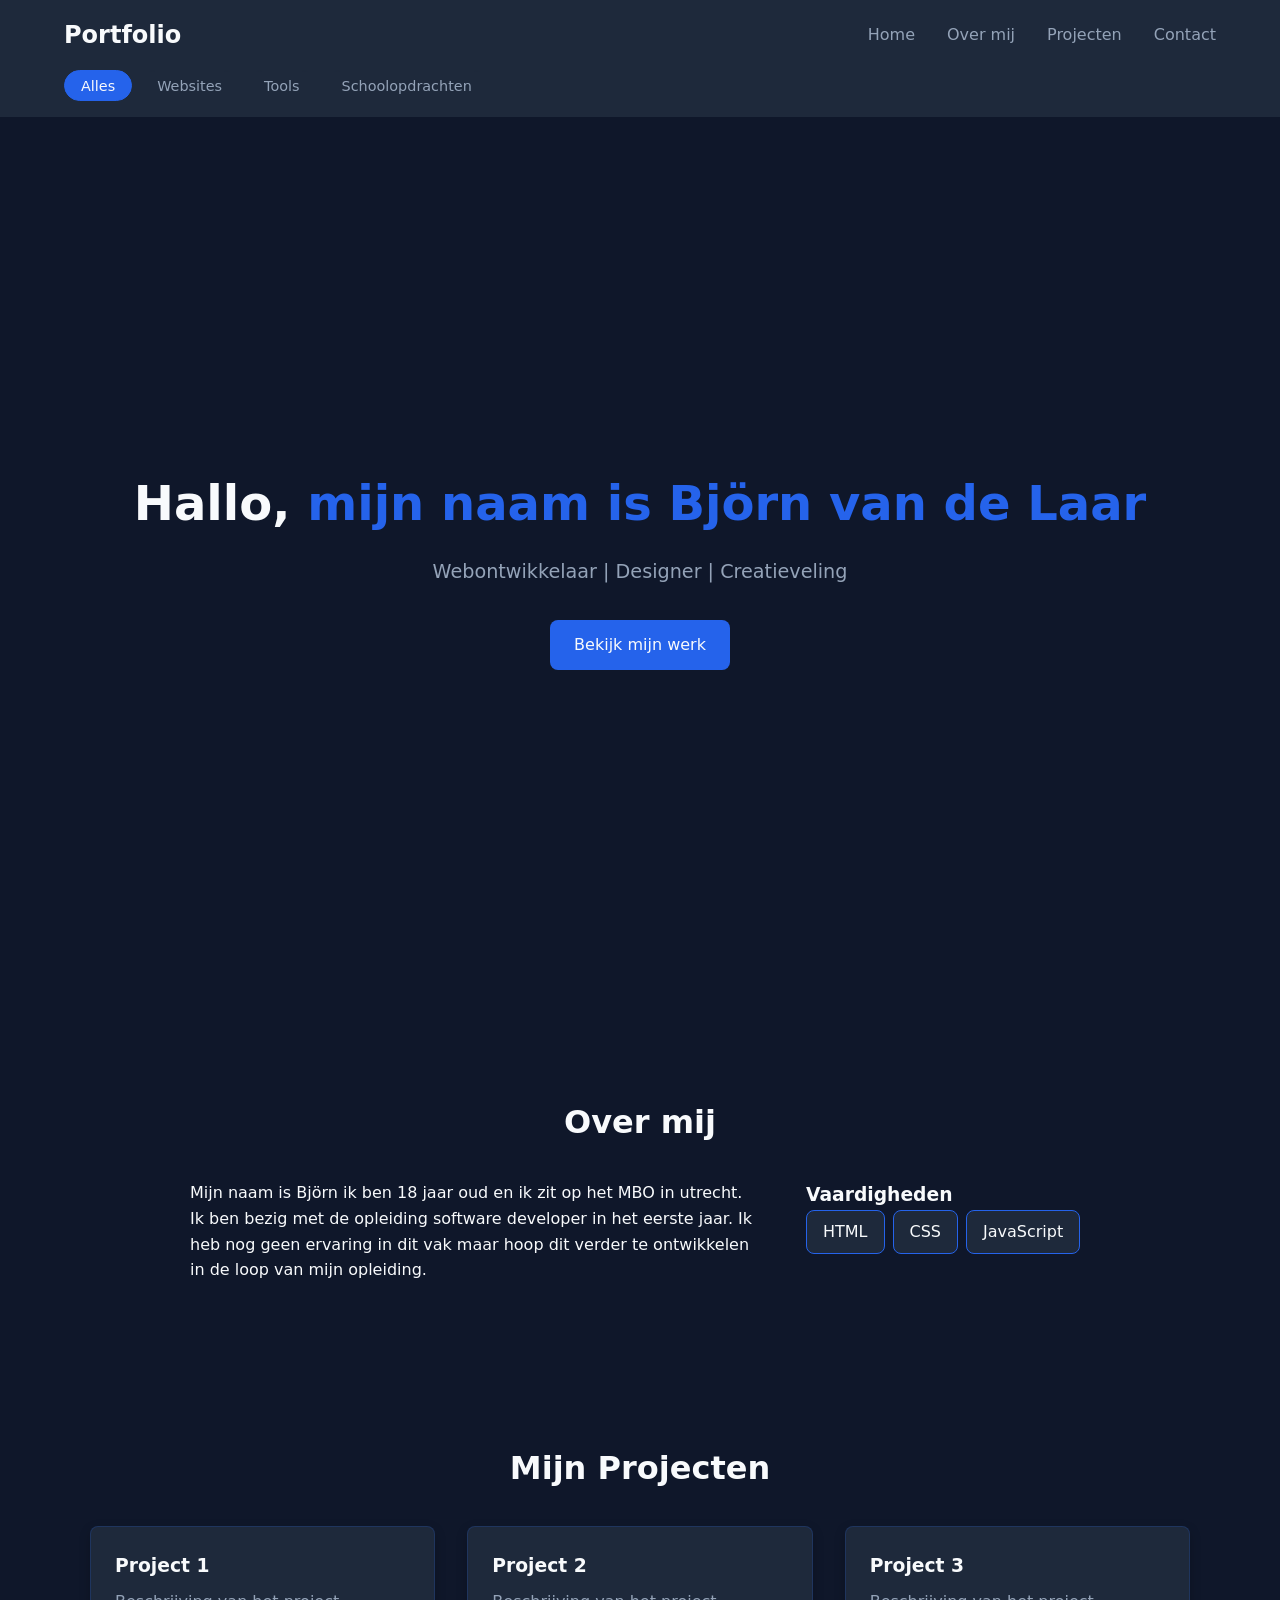
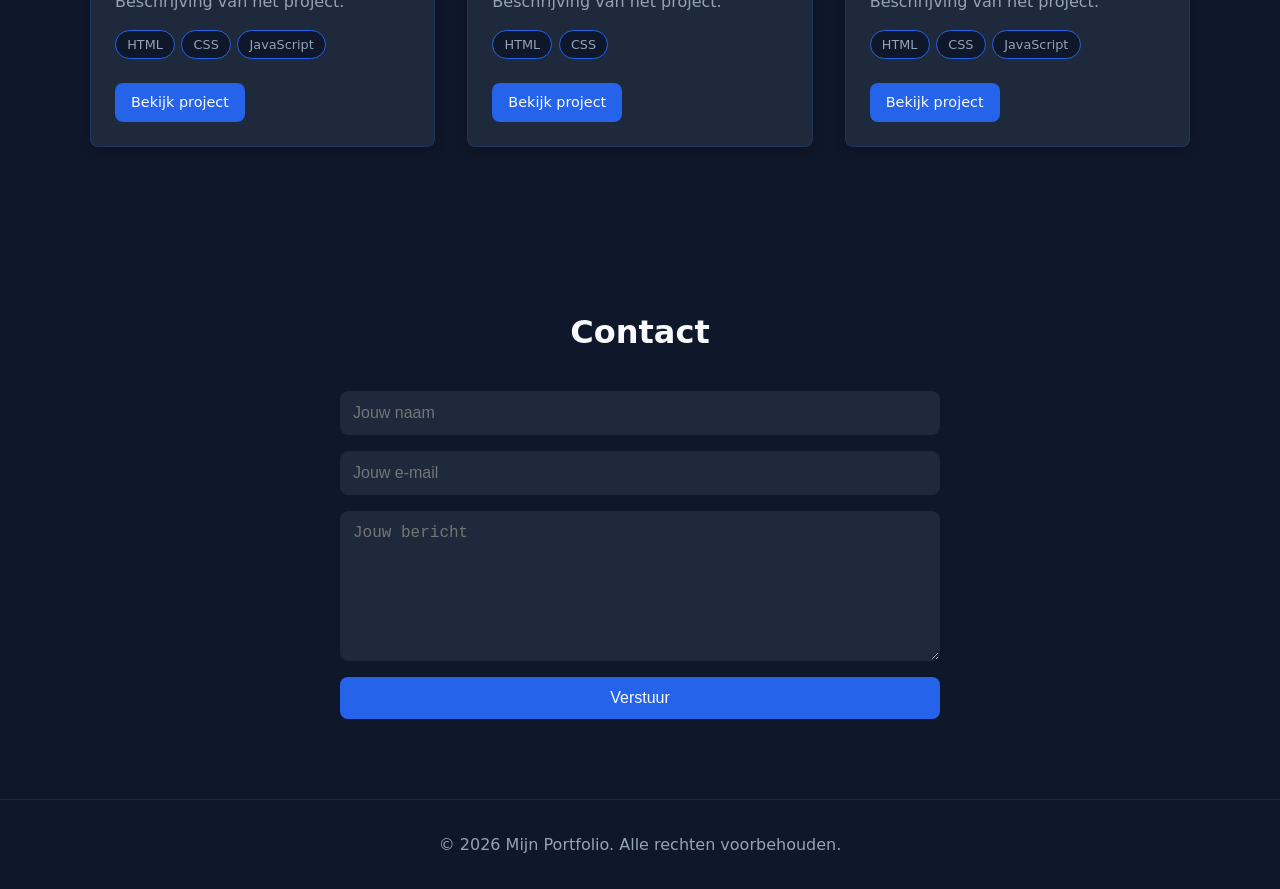
<file: index.html>
<!DOCTYPE html>
<html lang="nl">
<head>
    <meta charset="UTF-8">
    <meta name="viewport" content="width=device-width, initial-scale=1.0">
    <title>Mijn Portfolio</title>
    <link rel="stylesheet" href="css/style.css">
</head>
<body>
    <header>
        <nav>
            <a href="#" class="logo">Portfolio</a>
            <ul class="nav-links">
                <li><a href="#home">Home</a></li>
                <li><a href="#about">Over mij</a></li>
                <li><a href="#projects">Projecten</a></li>
                <li><a href="#contact">Contact</a></li>
            </ul>
            <button class="menu-toggle" aria-label="Menu">&#9776;</button>
        </nav>

        <div class="project-filters">
            <button type="button" class="filter-chip is-active" data-filter="all" aria-pressed="true">Alles</button>
            <button type="button" class="filter-chip" data-filter="websites" aria-pressed="false">Websites</button>
            <button type="button" class="filter-chip" data-filter="tools" aria-pressed="false">Tools</button>
            <button type="button" class="filter-chip" data-filter="school" aria-pressed="false">Schoolopdrachten</button>
        </div>
    </header>

    <main>
        <section id="home" class="hero">
            <h1>Hallo,  <span class="highlight">mijn naam is Björn van de Laar</span></h1>
            <p>Webontwikkelaar | Designer | Creatieveling</p>
            <a href="#projects" class="btn">Bekijk mijn werk</a>
        </section>

        <section id="about" class="about">
            <h2>Over mij</h2>
            <div class="about-content">
                <div class="about-text">
    
                    <p>Mijn naam is Björn ik ben 18 jaar oud en ik zit op het MBO in utrecht. Ik ben bezig met de opleiding software developer in het eerste jaar. Ik heb nog geen ervaring in dit vak maar hoop dit verder te ontwikkelen in de loop van mijn opleiding.</p>
                </div>
                <div class="skills">
                    <h3>Vaardigheden</h3>
                    <ul>
                        <li>HTML</li>
                        <li>CSS</li>
                        <li>JavaScript</li>
                    </ul>
                </div>
            </div>
        </section>

<section id="projects" class="projects">
            <h2>Mijn Projecten</h2>
            <div class="project-grid">
                <article class="project-card" data-category="websites">
                    <h3>Project 1</h3>
                    <p class="project-summary">Beschrijving van het project.</p>
                    <ul class="chip-list">
                        <li class="chip">HTML</li>
                        <li class="chip">CSS</li>
                        <li class="chip">JavaScript</li>
                    </ul>
                    <a href="project.html?id=1" class="btn-small">Bekijk project</a>
                </article>
                <article class="project-card" data-category="tools">
                    <h3>Project 2</h3>
                    <p class="project-summary">Beschrijving van het project.</p>
                    <ul class="chip-list">
                        <li class="chip">HTML</li>
                        <li class="chip">CSS</li>
                    </ul>
                    <a href="project.html?id=2" class="btn-small">Bekijk project</a>
                </article>
                <article class="project-card" data-category="school">
                    <h3>Project 3</h3>
                    <p class="project-summary">Beschrijving van het project.</p>
                    <ul class="chip-list">
                        <li class="chip">HTML</li>
                        <li class="chip">CSS</li>
                        <li class="chip">JavaScript</li>
                    </ul>
                    <a href="project.html?id=3" class="btn-small">Bekijk project</a>
                </article>
            </div>

            <p class="project-empty" hidden>Geen projecten gevonden in deze categorie.</p>
        </section>

        <section id="contact" class="contact">
            <h2>Contact</h2>
            <form id="contact-form">
                <input type="text" name="name" placeholder="Jouw naam" required>
                <input type="email" name="email" placeholder="Jouw e-mail" required>
                <textarea name="message" placeholder="Jouw bericht" required></textarea>
                <button type="submit" class="btn">Verstuur</button>
            </form>
        </section>
    </main>

    <footer>
        <p>&copy; 2026 Mijn Portfolio. Alle rechten voorbehouden.</p>
    </footer>

    <script src="js/main.js"></script>
</body>
</html>
</file>
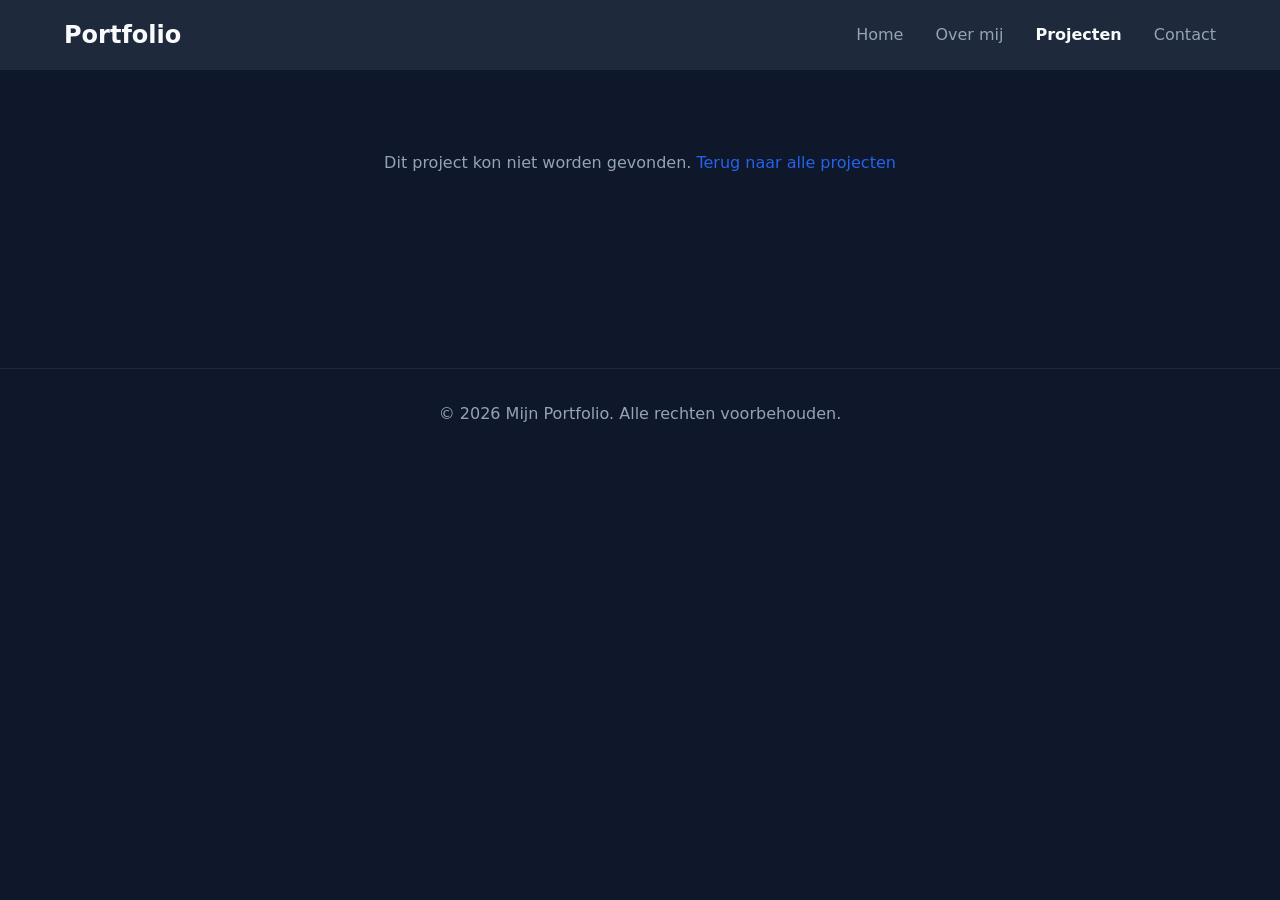
<file: project.html>
<!DOCTYPE html>
<html lang="nl">
<head>
    <meta charset="UTF-8">
    <meta name="viewport" content="width=device-width, initial-scale=1.0">
    <title>Project | Mijn Portfolio</title>
    <link rel="stylesheet" href="css/style.css">
</head>
<body>
    <header>
        <nav>
            <a href="index.html" class="logo">Portfolio</a>
            <ul class="nav-links">
                <li><a href="index.html">Home</a></li>
                <li><a href="index.html#about">Over mij</a></li>
                <li><a href="index.html#projects" class="active">Projecten</a></li>
                <li><a href="index.html#contact">Contact</a></li>
            </ul>
            <button class="menu-toggle" aria-label="Menu">&#9776;</button>
        </nav>
    </header>

    <main>
        <article class="project-detail" id="project-detail" hidden>
            <p class="detail-meta">
                <span class="chip"></span>
                <span class="detail-year"></span>
            </p>

            <h1 class="detail-title"></h1>
            <p class="detail-summary"></p>

            <div class="detail-body"></div>

            <dl class="detail-facts">
                <div>
                    <dt>Mijn rol</dt>
                    <dd class="detail-role"></dd>
                </div>
                <div>
                    <dt>Technieken</dt>
                    <dd>
                        <ul class="chip-list detail-stack"></ul>
                    </dd>
                </div>
            </dl>

            <div class="detail-links">
                <a href="#" class="btn" data-link="live" hidden>Bekijk de live versie</a>
                <a href="#" class="btn-small" data-link="repo" hidden>Bekijk de code</a>
            </div>
        </article>

        <p class="detail-not-found" id="detail-not-found" hidden>
            Dit project kon niet worden gevonden.
            <a href="index.html#projects">Terug naar alle projecten</a>
        </p>

        <nav class="detail-pager" aria-label="Navigatie tussen projecten">
            <a href="#" class="pager-link" id="pager-prev" hidden>
                <span>Vorige</span>
                <strong></strong>
            </a>
            <a href="#" class="pager-link pager-next" id="pager-next" hidden>
                <span>Volgende</span>
                <strong></strong>
            </a>
        </nav>
    </main>

    <footer>
        <p>&copy; 2026 Mijn Portfolio. Alle rechten voorbehouden.</p>
    </footer>

    <script src="js/projects.js"></script>
    <script src="js/project.js"></script>
    <script src="js/main.js"></script>
</body>
</html>
</file>
<file: css/style.css>
* {
    margin: 0;
    padding: 0;
    box-sizing: border-box;
}

[hidden] {
    display: none !important;
}

:root {
    --primary: #2563eb;
    --primary-dark: #1d4ed8;
    --bg: #0f172a;
    --bg-light: #1e293b;
    --text: #f8fafc;
    --text-muted: #94a3b8;
    --radius: 8px;
}

html {
    scroll-behavior: smooth;

     .project-toggle {
    background-color: #4af6ff;
    color: rgb(0, 0, 0);
    border: none;
    border-radius: 20px;
    padding: 15px 60px;
    font-size: 15px;
    cursor:pointer;
    transition: 0.3s;
    
}

.project-toggle:hover {
    background-color: cornflowerblue;
    transform: scale(1.05);
}
}

body {
    font-family: system-ui, -apple-system, sans-serif;
    background-color: var(--bg);
    color: var(--text);
    line-height: 1.6;
}

a {
    color: var(--primary);
    text-decoration: none;
}

:focus-visible {
    outline: 2px solid var(--primary);
    outline-offset: 2px;
}

/* Navigation */
header {
    position: sticky;
    top: 0;
    z-index: 100;
    background-color: var(--bg-light);
}

nav {
    display: flex;
    justify-content: space-between;
    align-items: center;
    padding: 1rem 5%;
}

.logo {
    font-size: 1.5rem;
    font-weight: bold;
    color: var(--text);
}

.nav-links {
    display: flex;
    list-style: none;
    gap: 2rem;
}

.nav-links a {
    color: var(--text-muted);
    transition: color 0.3s;
}

.nav-links a:hover {
    color: var(--text);
}

.nav-links a.active {
    color: var(--text);
    font-weight: bold;
}

.menu-toggle {
    display: none;
    background: none;
    border: none;
    color: var(--text);
    font-size: 1.5rem;
    cursor: pointer;
}

/* Project Filters */
.project-filters {
    display: flex;
    gap: 0.5rem;
    padding: 0 5% 1rem;
    overflow-x: auto;
    scrollbar-width: thin;
}

.filter-chip {
    flex: 0 0 auto;
    padding: 0.4rem 1rem;
    background-color: transparent;
    color: var(--text-muted);
    border: 1px solid var(--bg-light);
    border-radius: 999px;
    font-family: inherit;
    font-size: 0.9rem;
    cursor: pointer;
    transition: color 0.3s, border-color 0.3s, background-color 0.3s;
}

.filter-chip:hover {
    color: var(--text);
    border-color: var(--primary);
}

.filter-chip.is-active {
    background-color: var(--primary);
    color: var(--text);
    border-color: var(--primary);
}

/* Hero Section */
.hero {
    min-height: 100vh;
    display: flex;
    flex-direction: column;
    justify-content: center;
    align-items: center;
    text-align: center;
    padding: 2rem 5%;
}

.hero h1 {
    font-size: 3rem;
    margin-bottom: 1rem;
}

.highlight {
    color: var(--primary);
}

.hero p {
    font-size: 1.2rem;
    color: var(--text-muted);
    margin-bottom: 2rem;
}

.btn {
    display: inline-block;
    padding: 0.75rem 1.5rem;
    background-color: var(--primary);
    color: var(--text);
    border: none;
    border-radius: var(--radius);
    font-size: 1rem;
    cursor: pointer;
    transition: background-color 0.3s;
}

.btn:hover {
    background-color: var(--primary-dark);
}

/* Sections */
section {
    padding: 5rem 5%;
}

section h2 {
    font-size: 2rem;
    margin-bottom: 2rem;
    text-align: center;
}

/* About */
.about-content {
    display: grid;
    grid-template-columns: 2fr 1fr;
    gap: 3rem;
    max-width: 900px;
    margin: 0 auto;
}

.skills ul {
    list-style: none;
    display: flex;
    flex-wrap: wrap;
    gap: 0.5rem;
}

.skills li {
    background-color: var(--bg-light);
    padding: 0.5rem 1rem;
    border-radius: var(--radius);
    border: 1px solid var(--primary);
}

/* Projects */
.project-grid {
    display: grid;
    grid-template-columns: repeat(auto-fit, minmax(280px, 1fr));
    gap: 2rem;
    max-width: 1100px;
    margin: 0 auto;
}

.project-card {
    background-color: var(--bg-light);
    border: 1px solid rgba(37, 99, 235, 0.2);
    border-radius: var(--radius);
    padding: 1.5rem;
    cursor: pointer;
    box-shadow: 0 4px 12px rgba(0, 0, 0, 0.2);
    transition: transform 0.3s, border-color 0.3s, box-shadow 0.3s;
}

.project-card:hover,
.project-card:focus-within {
    transform: translateY(-6px);
    border-color: var(--primary);
    box-shadow: 0 12px 28px rgba(0, 0, 0, 0.35);
}

.project-card.is-active {
    transform: translateY(-6px);
    border-color: var(--primary);
    box-shadow: 0 0 0 1px var(--primary), 0 12px 28px rgba(0, 0, 0, 0.35);
}

.project-card[hidden] {
    display: none;
}

.project-card h3 {
    margin-bottom: 0.5rem;
}

.project-summary {
    color: var(--text-muted);
    margin-bottom: 1rem;
}

/* Chips */
.chip-list {
    display: flex;
    flex-wrap: wrap;
    gap: 0.4rem;
    list-style: none;
    margin-bottom: 1rem;
}

.chip {
    padding: 0.2rem 0.7rem;
    background-color: var(--bg);
    color: var(--text-muted);
    border: 1px solid var(--primary);
    border-radius: 999px;
    font-size: 0.8rem;
}

.project-empty {
    text-align: center;
    color: var(--text-muted);
    padding: 2rem 0;
}

.btn-small {
    display: inline-block;
    padding: 0.5rem 1rem;
    background-color: var(--primary);
    color: var(--text);
    border: none;
    border-radius: var(--radius);
    font-family: inherit;
    font-size: 0.9rem;
    cursor: pointer;
    margin-top: 0.5rem;
    transition: background-color 0.3s;
}

.btn-small:hover {
    background-color: var(--primary-dark);
}

/* Project Detail */
.project-detail {
    max-width: 800px;
    margin: 0 auto;
    padding: 4rem 5% 2rem;
}

.detail-meta {
    display: flex;
    align-items: center;
    gap: 0.75rem;
    margin-bottom: 1rem;
}

.detail-year {
    color: var(--text-muted);
    font-size: 0.9rem;
}

.detail-title {
    font-size: 2.5rem;
    margin-bottom: 1rem;
}

.detail-summary {
    font-size: 1.1rem;
    color: var(--text-muted);
    margin-bottom: 2rem;
}

.detail-body p {
    margin-bottom: 1rem;
}

.detail-facts {
    display: grid;
    grid-template-columns: repeat(auto-fit, minmax(180px, 1fr));
    gap: 1.5rem;
    margin: 2rem 0;
    padding: 1.5rem 0;
    border-top: 1px solid var(--bg-light);
    border-bottom: 1px solid var(--bg-light);
}

.detail-facts dt {
    font-weight: bold;
    color: var(--primary);
    margin-bottom: 0.5rem;
}

.detail-facts dd {
    color: var(--text-muted);
}

.detail-links {
    display: flex;
    flex-wrap: wrap;
    align-items: center;
    gap: 0.75rem;
}

.detail-links .btn,
.detail-links .btn-small {
    margin-top: 0;
}

.detail-not-found {
    max-width: 800px;
    margin: 0 auto;
    padding: 5rem 5%;
    text-align: center;
    color: var(--text-muted);
}

/* Project Pager */
.detail-pager {
    display: flex;
    justify-content: space-between;
    gap: 1rem;
    max-width: 800px;
    margin: 0 auto;
    padding: 2rem 5% 5rem;
}

.pager-link {
    display: flex;
    flex-direction: column;
    padding: 0.75rem 1.25rem;
    background-color: var(--bg-light);
    border: 1px solid rgba(37, 99, 235, 0.2);
    border-radius: var(--radius);
    transition: border-color 0.3s, transform 0.3s;
}

.pager-link:hover {
    border-color: var(--primary);
    transform: translateY(-2px);
}

.pager-link span {
    color: var(--text-muted);
    font-size: 0.8rem;
}

.pager-link strong {
    color: var(--text);
}

.pager-next {
    margin-left: auto;
    text-align: right;
}

/* Contact */
#contact-form {
    max-width: 600px;
    margin: 0 auto;
    display: flex;
    flex-direction: column;
    gap: 1rem;
}

#contact-form input,
#contact-form textarea {
    padding: 0.75rem;
    border: 1px solid var(--bg-light);
    border-radius: var(--radius);
    background-color: var(--bg-light);
    color: var(--text);
    font-size: 1rem;
}

#contact-form textarea {
    min-height: 150px;
    resize: vertical;
}

/* Footer */
footer {
    text-align: center;
    padding: 2rem;
    color: var(--text-muted);
    border-top: 1px solid var(--bg-light);
}

/* Responsive */
@media (max-width: 768px) {
    .menu-toggle {
        display: block;
    }

    .nav-links {
        display: none;
        flex-direction: column;
        position: absolute;
        top: 100%;
        left: 0;
        right: 0;
        background-color: var(--bg-light);
        padding: 1rem 5%;
    }

    .nav-links.active {
        display: flex;
    }

    .hero h1 {
        font-size: 2rem;
    }

    .detail-title {
        font-size: 1.75rem;
    }

    .detail-pager {
        flex-direction: column;
    }

    .about-content {
        grid-template-columns: 1fr;
    }

   
}
</file>
